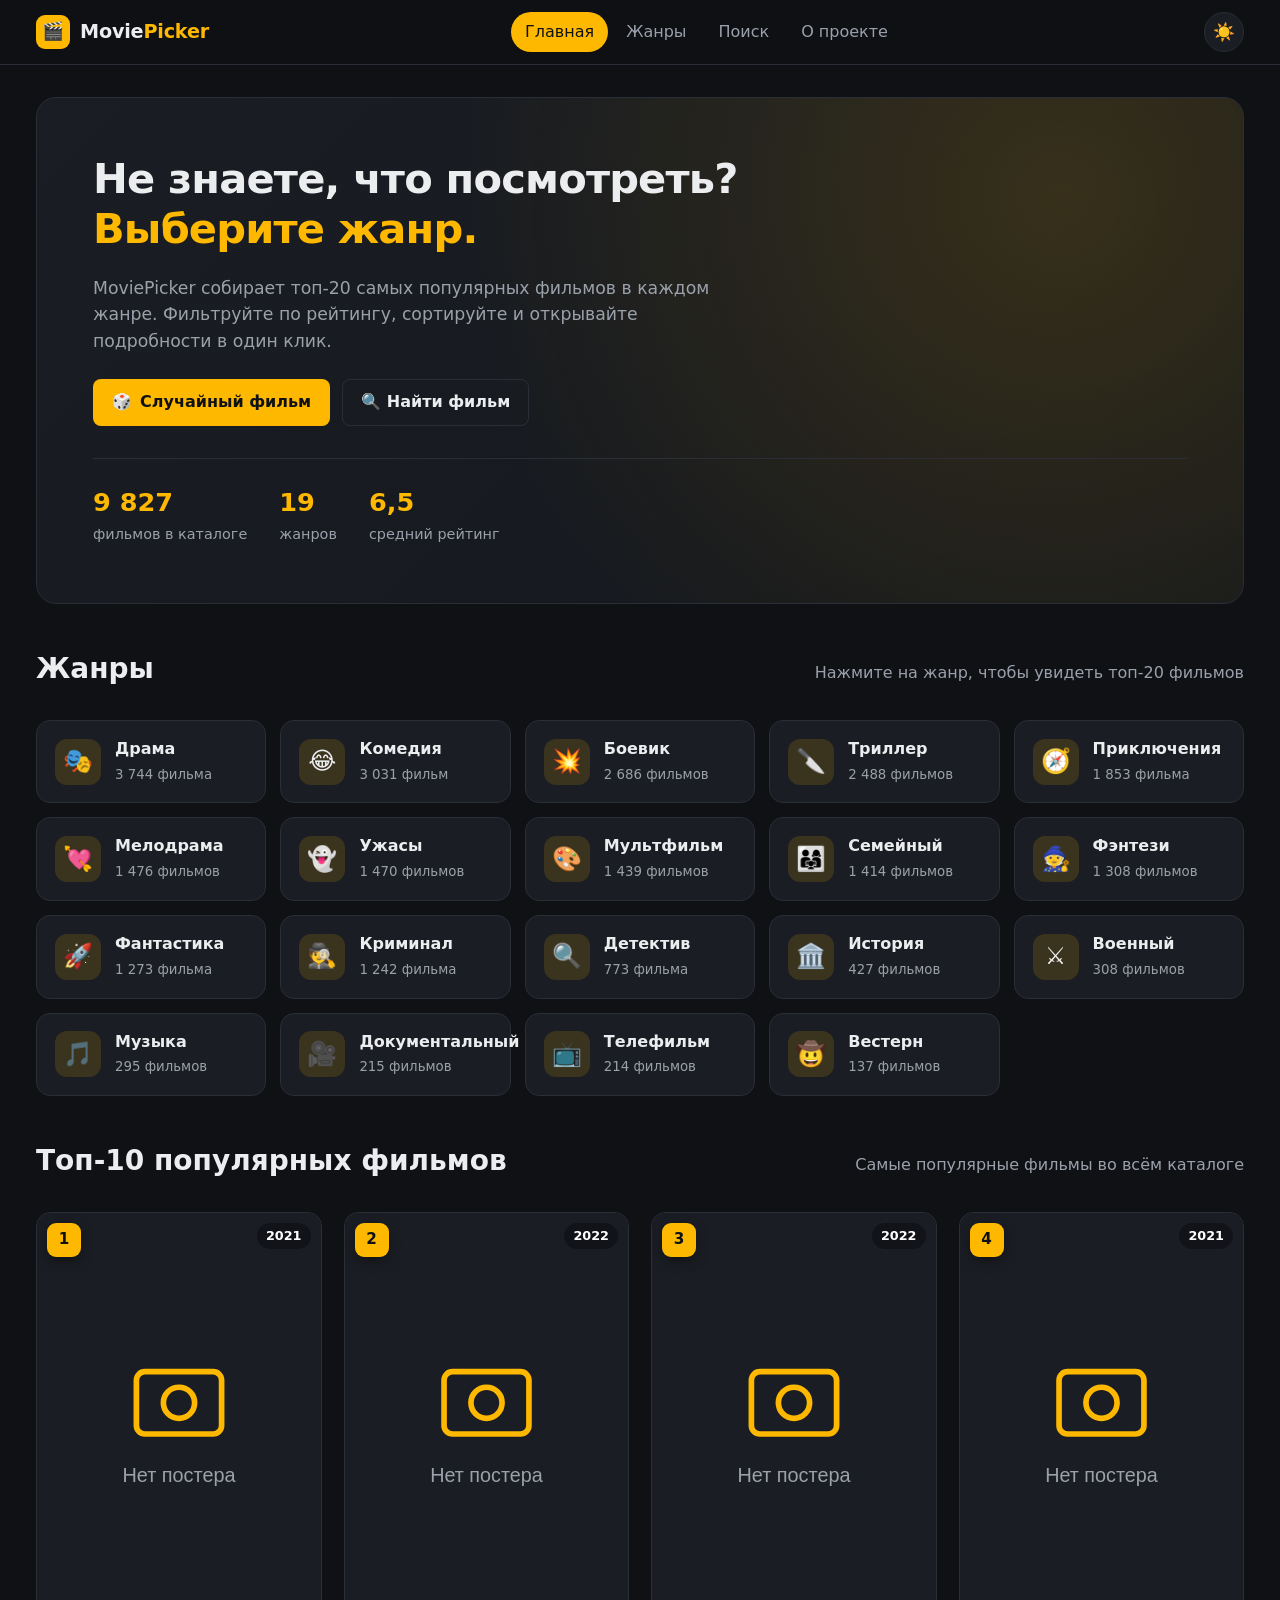
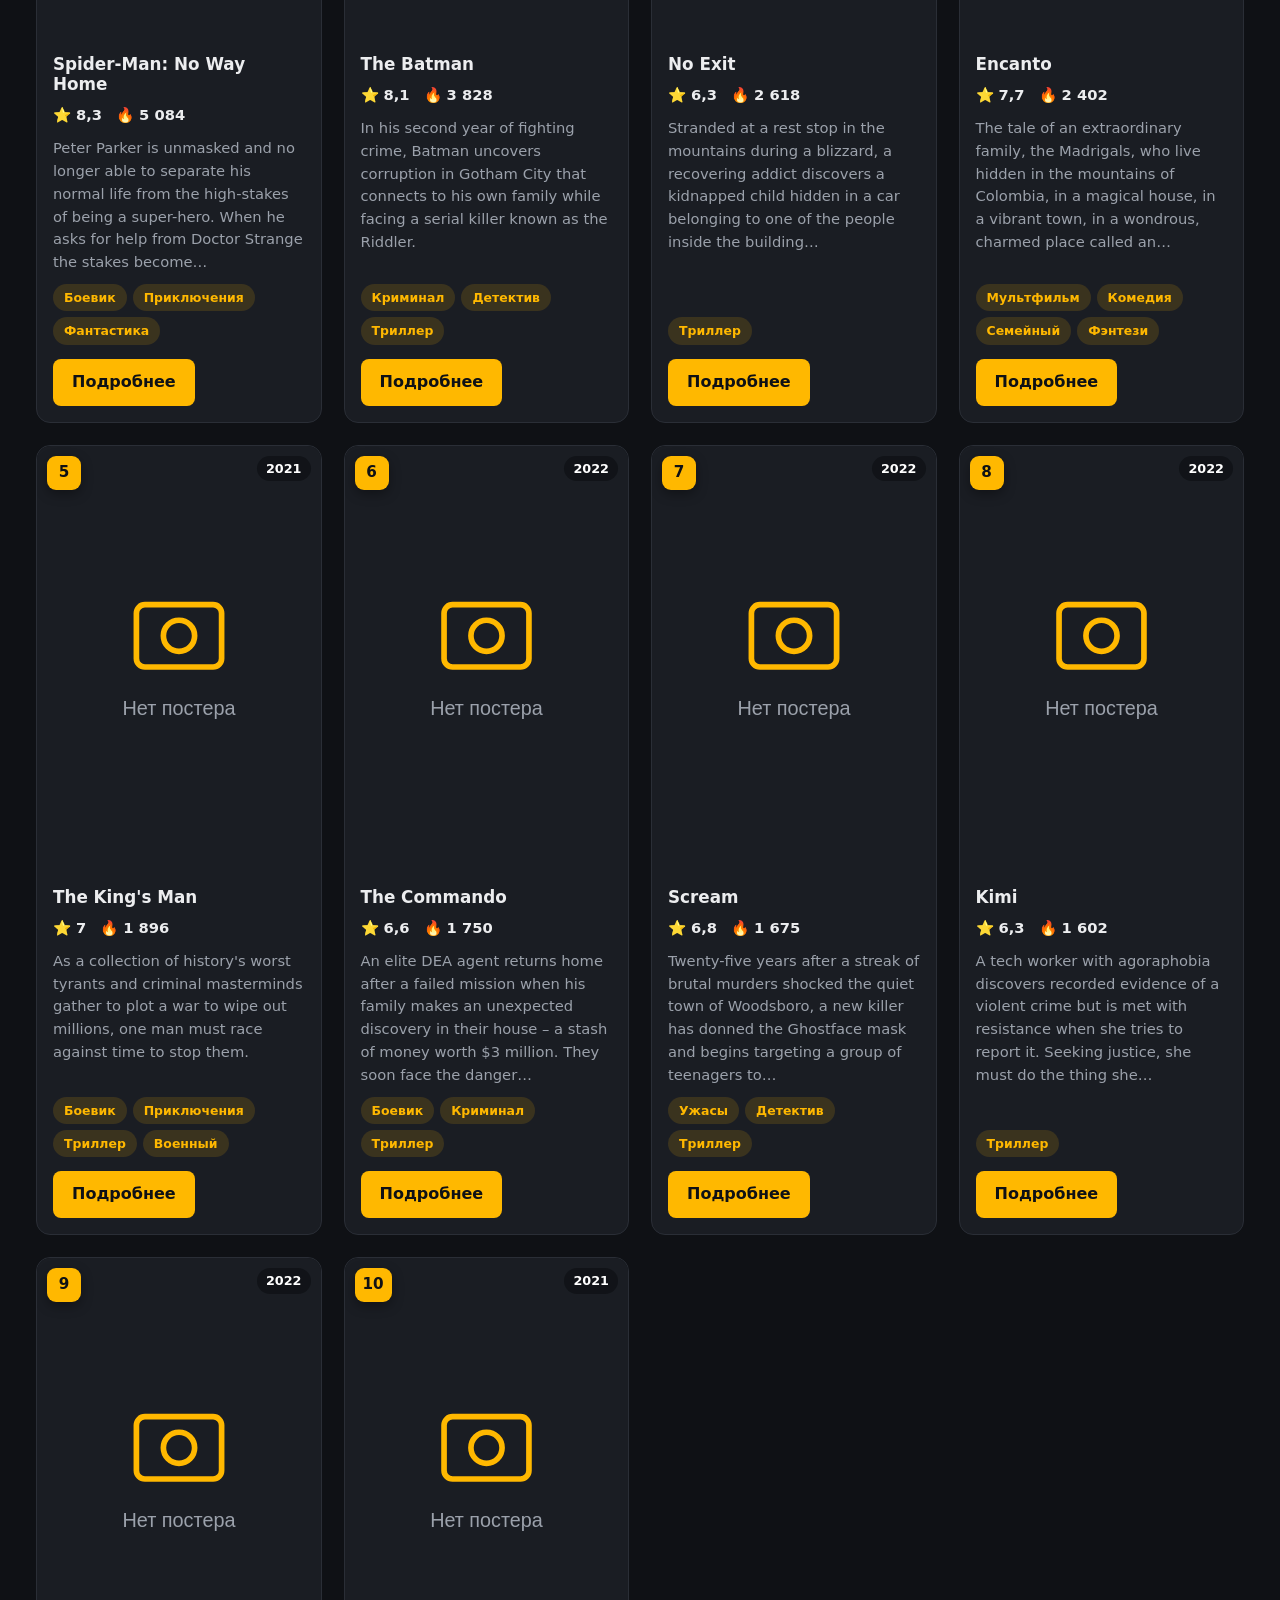
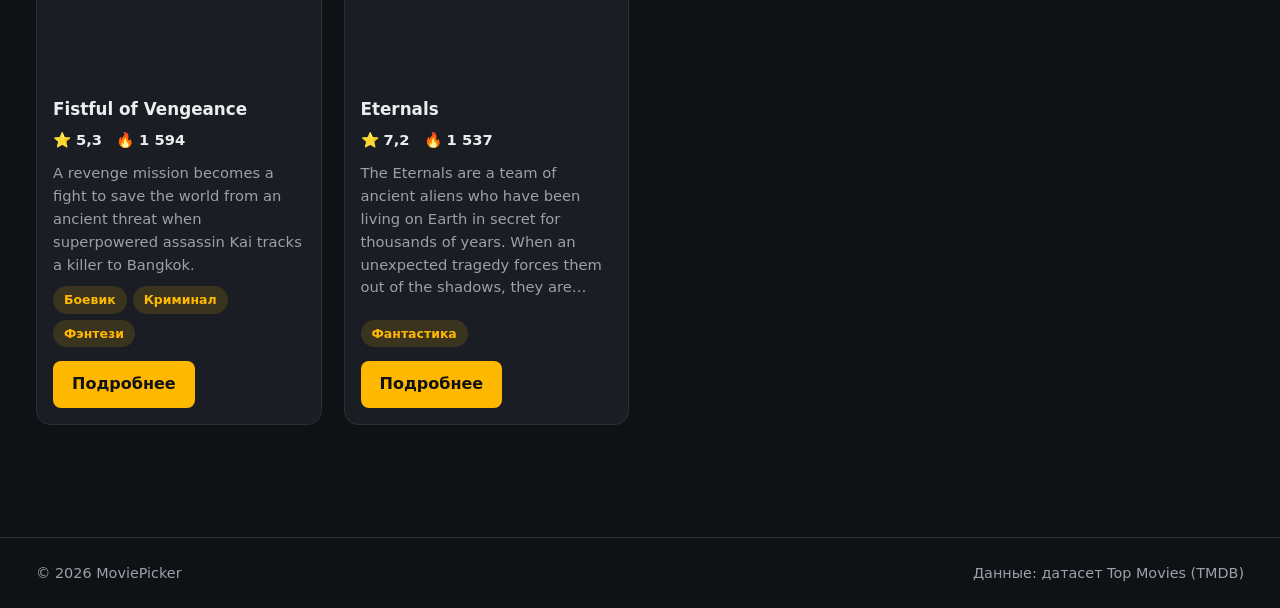
<file: index.html>
<!DOCTYPE html>
<html lang="ru">
<head>
  <meta charset="UTF-8">
  <meta name="viewport" content="width=device-width, initial-scale=1">
  <title>MoviePicker — подбор фильмов по жанрам</title>
  <meta name="description" content="MoviePicker — каталог фильмов: топ-20 по каждому жанру, поиск, фильтры по рейтингу и сортировка.">
  <link rel="icon" href="data:image/svg+xml,<svg xmlns='http://www.w3.org/2000/svg' viewBox='0 0 100 100'><text y='.9em' font-size='90'>🎬</text></svg>">
  <!-- Тему выставляем до отрисовки, чтобы не было «мигания» -->
  <script>
    try { var t = localStorage.getItem("moviepicker-theme"); if (t) document.documentElement.dataset.theme = t; } catch (e) {}
  </script>
  <link rel="stylesheet" href="css/style.css">
  <link rel="stylesheet" href="css/animations.css">
  <script src="js/data-loader.js" defer></script>
  <script src="js/common.js" defer></script>
  <script src="js/modal.js" defer></script>
  <script src="js/main.js" defer></script>
</head>
<body>
  <a class="skip-link" href="#content">Перейти к содержимому</a>

  <header class="site-header">
    <div class="container">
      <a class="logo" href="index.html" aria-label="MoviePicker — на главную">
        <span class="logo-mark" aria-hidden="true">🎬</span>
        <span>Movie<span class="accent">Picker</span></span>
      </a>
      <nav class="main-nav" id="main-nav" aria-label="Основная навигация">
        <ul>
          <li><a href="index.html" aria-current="page">Главная</a></li>
          <li><a href="index.html#genres">Жанры</a></li>
          <li><a href="search.html">Поиск</a></li>
          <li><a href="about.html">О проекте</a></li>
        </ul>
      </nav>
      <div class="header-actions">
        <button type="button" class="icon-button" data-theme-toggle aria-label="Переключить тему">☀️</button>
        <button type="button" class="icon-button menu-toggle" data-menu-toggle aria-controls="main-nav" aria-expanded="false" aria-label="Открыть меню">☰</button>
      </div>
    </div>
  </header>

  <main id="content">
    <div class="container">

      <!-- Приветственный блок -->
      <section class="hero fade-in-up" aria-labelledby="hero-title">
        <h1 id="hero-title">Не знаете, что посмотреть?<br><span class="accent">Выберите жанр.</span></h1>
        <p>MoviePicker собирает топ-20 самых популярных фильмов в каждом жанре. Фильтруйте по рейтингу, сортируйте и открывайте подробности в один клик.</p>
        <div class="hero-actions">
          <button type="button" class="button button-primary" id="random-movie" disabled>
            <span class="dice" aria-hidden="true">🎲</span> Случайный фильм
          </button>
          <a class="button button-secondary" href="search.html">🔍 Найти фильм</a>
        </div>
        <div class="hero-stats" aria-live="polite">
          <div><strong id="stat-movies">—</strong><span>фильмов в каталоге</span></div>
          <div><strong id="stat-genres">—</strong><span>жанров</span></div>
          <div><strong id="stat-rating">—</strong><span>средний рейтинг</span></div>
        </div>
      </section>

      <!-- Жанры -->
      <section class="section" id="genres" aria-labelledby="genres-title">
        <div class="section-header">
          <h2 id="genres-title">Жанры</h2>
          <p>Нажмите на жанр, чтобы увидеть топ-20 фильмов</p>
        </div>
        <div class="genre-grid" id="genre-grid" aria-busy="true">
          <!-- Плитки жанров вставляются из js/main.js -->
        </div>
      </section>

      <!-- Топ-10 -->
      <section class="section" aria-labelledby="top-title">
        <div class="section-header">
          <h2 id="top-title">Топ-10 популярных фильмов</h2>
          <p>Самые популярные фильмы во всём каталоге</p>
        </div>
        <div class="movie-grid" id="top-grid" aria-busy="true">
          <!-- Карточки вставляются из js/main.js -->
        </div>
      </section>

    </div>
  </main>

  <footer class="site-footer">
    <div class="container">
      <span>© <span data-current-year></span> MoviePicker</span>
      <span>Данные: датасет Top Movies (TMDB)</span>
    </div>
  </footer>
</body>
</html>
</file>
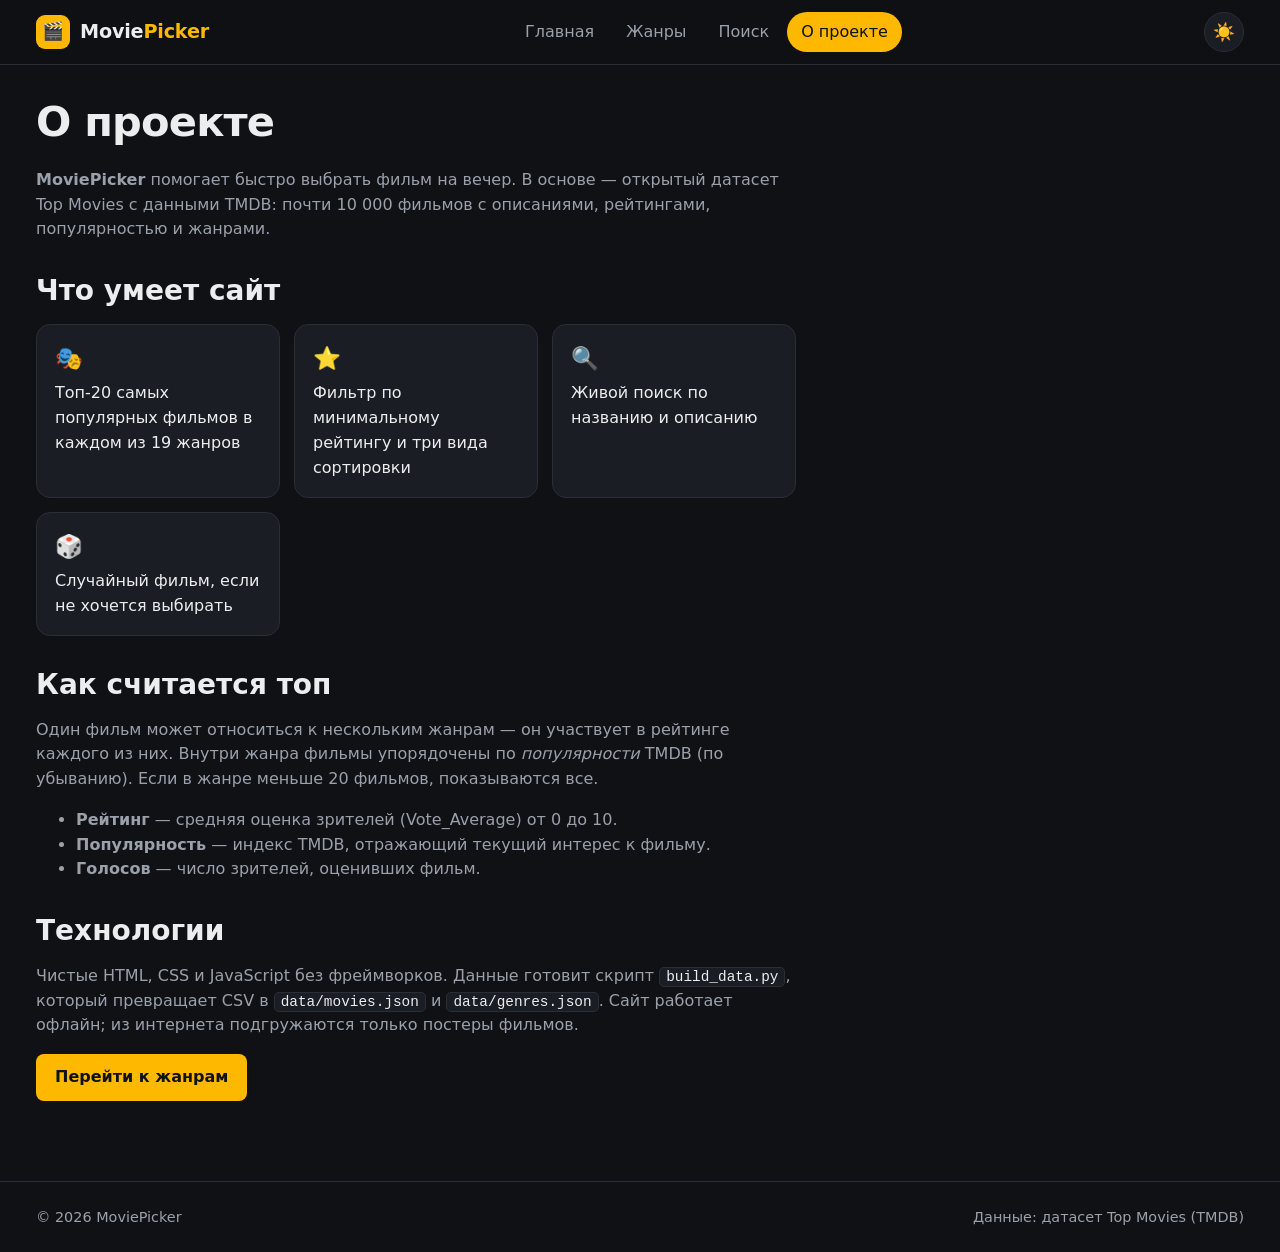
<file: about.html>
<!DOCTYPE html>
<html lang="ru">
<head>
  <meta charset="UTF-8">
  <meta name="viewport" content="width=device-width, initial-scale=1">
  <title>О проекте — MoviePicker</title>
  <meta name="description" content="О проекте MoviePicker: как устроен каталог фильмов.">
  <link rel="icon" href="data:image/svg+xml,<svg xmlns='http://www.w3.org/2000/svg' viewBox='0 0 100 100'><text y='.9em' font-size='90'>🎬</text></svg>">
  <script>
    try { var t = localStorage.getItem("moviepicker-theme"); if (t) document.documentElement.dataset.theme = t; } catch (e) {}
  </script>
  <link rel="stylesheet" href="css/style.css">
  <link rel="stylesheet" href="css/animations.css">
  <script src="js/data-loader.js" defer></script>
  <script src="js/common.js" defer></script>
</head>
<body>
  <a class="skip-link" href="#content">Перейти к содержимому</a>

  <header class="site-header">
    <div class="container">
      <a class="logo" href="index.html" aria-label="MoviePicker — на главную">
        <span class="logo-mark" aria-hidden="true">🎬</span>
        <span>Movie<span class="accent">Picker</span></span>
      </a>
      <nav class="main-nav" id="main-nav" aria-label="Основная навигация">
        <ul>
          <li><a href="index.html">Главная</a></li>
          <li><a href="index.html#genres">Жанры</a></li>
          <li><a href="search.html">Поиск</a></li>
          <li><a href="about.html" aria-current="page">О проекте</a></li>
        </ul>
      </nav>
      <div class="header-actions">
        <button type="button" class="icon-button" data-theme-toggle aria-label="Переключить тему">☀️</button>
        <button type="button" class="icon-button menu-toggle" data-menu-toggle aria-controls="main-nav" aria-expanded="false" aria-label="Открыть меню">☰</button>
      </div>
    </div>
  </header>

  <main id="content">
    <div class="container">
      <article class="prose fade-in-up">
        <h1>О проекте</h1>
        <p><strong>MoviePicker</strong> помогает быстро выбрать фильм на вечер. В основе — открытый датасет Top Movies с данными TMDB: почти 10 000 фильмов с описаниями, рейтингами, популярностью и жанрами.</p>

        <h2>Что умеет сайт</h2>
        <ul class="feature-list">
          <li><span aria-hidden="true">🎭</span>Топ-20 самых популярных фильмов в каждом из 19 жанров</li>
          <li><span aria-hidden="true">⭐</span>Фильтр по минимальному рейтингу и три вида сортировки</li>
          <li><span aria-hidden="true">🔍</span>Живой поиск по названию и описанию</li>
          <li><span aria-hidden="true">🎲</span>Случайный фильм, если не хочется выбирать</li>
        </ul>

        <h2>Как считается топ</h2>
        <p>Один фильм может относиться к нескольким жанрам — он участвует в рейтинге каждого из них. Внутри жанра фильмы упорядочены по <em>популярности</em> TMDB (по убыванию). Если в жанре меньше 20 фильмов, показываются все.</p>
        <ul>
          <li><strong>Рейтинг</strong> — средняя оценка зрителей (Vote_Average) от 0 до 10.</li>
          <li><strong>Популярность</strong> — индекс TMDB, отражающий текущий интерес к фильму.</li>
          <li><strong>Голосов</strong> — число зрителей, оценивших фильм.</li>
        </ul>

        <h2>Технологии</h2>
        <p>Чистые HTML, CSS и JavaScript без фреймворков. Данные готовит скрипт <code>build_data.py</code>, который превращает CSV в <code>data/movies.json</code> и <code>data/genres.json</code>. Сайт работает офлайн; из интернета подгружаются только постеры фильмов.</p>

        <p><a class="button button-primary" href="index.html#genres">Перейти к жанрам</a></p>
      </article>
    </div>
  </main>

  <footer class="site-footer">
    <div class="container">
      <span>© <span data-current-year></span> MoviePicker</span>
      <span>Данные: датасет Top Movies (TMDB)</span>
    </div>
  </footer>
</body>
</html>
</file>
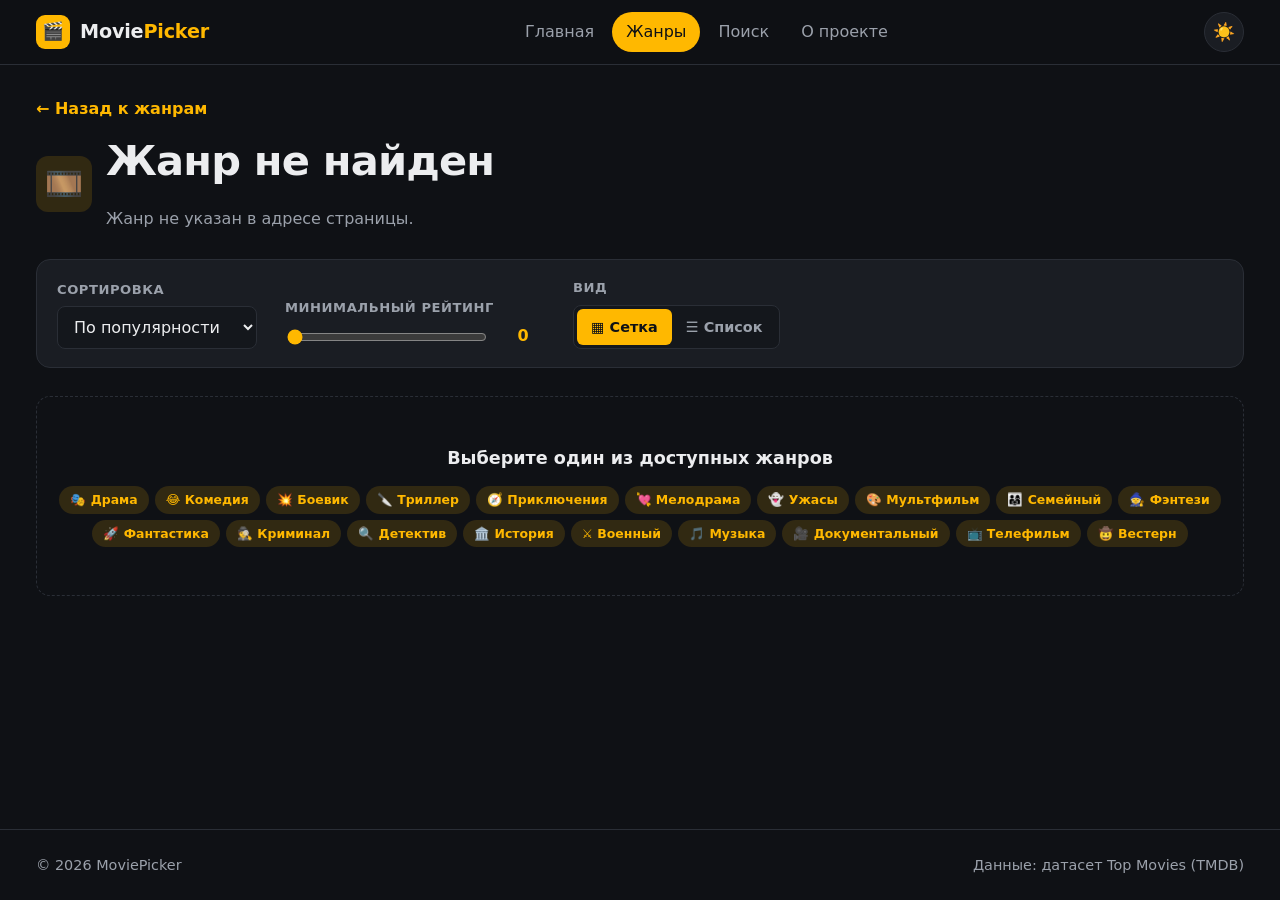
<file: genre.html>
<!DOCTYPE html>
<html lang="ru">
<head>
  <meta charset="UTF-8">
  <meta name="viewport" content="width=device-width, initial-scale=1">
  <title>Жанр — MoviePicker</title>
  <meta name="description" content="Топ-20 самых популярных фильмов выбранного жанра.">
  <link rel="icon" href="data:image/svg+xml,<svg xmlns='http://www.w3.org/2000/svg' viewBox='0 0 100 100'><text y='.9em' font-size='90'>🎬</text></svg>">
  <script>
    try { var t = localStorage.getItem("moviepicker-theme"); if (t) document.documentElement.dataset.theme = t; } catch (e) {}
  </script>
  <link rel="stylesheet" href="css/style.css">
  <link rel="stylesheet" href="css/animations.css">
  <script src="js/data-loader.js" defer></script>
  <script src="js/common.js" defer></script>
  <script src="js/modal.js" defer></script>
  <script src="js/genre.js" defer></script>
</head>
<body>
  <a class="skip-link" href="#content">Перейти к содержимому</a>

  <header class="site-header">
    <div class="container">
      <a class="logo" href="index.html" aria-label="MoviePicker — на главную">
        <span class="logo-mark" aria-hidden="true">🎬</span>
        <span>Movie<span class="accent">Picker</span></span>
      </a>
      <nav class="main-nav" id="main-nav" aria-label="Основная навигация">
        <ul>
          <li><a href="index.html">Главная</a></li>
          <li><a href="index.html#genres" aria-current="page">Жанры</a></li>
          <li><a href="search.html">Поиск</a></li>
          <li><a href="about.html">О проекте</a></li>
        </ul>
      </nav>
      <div class="header-actions">
        <button type="button" class="icon-button" data-theme-toggle aria-label="Переключить тему">☀️</button>
        <button type="button" class="icon-button menu-toggle" data-menu-toggle aria-controls="main-nav" aria-expanded="false" aria-label="Открыть меню">☰</button>
      </div>
    </div>
  </header>

  <main id="content">
    <div class="container">

      <header class="page-header fade-in-up">
        <a class="back-link" href="index.html#genres">← Назад к жанрам</a>
        <div class="page-title">
          <span class="genre-emoji" id="genre-emoji" aria-hidden="true">🎞️</span>
          <div>
            <h1 id="genre-title">Загрузка…</h1>
            <p class="page-subtitle" id="genre-subtitle">Топ-20 фильмов в жанре</p>
          </div>
        </div>
      </header>

      <!-- Панель управления -->
      <section class="toolbar" aria-label="Настройки отображения">
        <div class="control">
          <label for="sort-select">Сортировка</label>
          <select id="sort-select" class="select">
            <option value="popularity">По популярности</option>
            <option value="rating">По рейтингу</option>
            <option value="date">По дате</option>
          </select>
        </div>

        <div class="control">
          <label for="rating-range">Минимальный рейтинг</label>
          <div class="range-row">
            <input type="range" id="rating-range" min="0" max="10" step="0.5" value="0"
                   aria-describedby="rating-value">
            <output id="rating-value" class="range-value" for="rating-range">0</output>
          </div>
        </div>

        <div class="control">
          <span class="control-label" id="view-label">Вид</span>
          <div class="view-toggle" role="group" aria-labelledby="view-label">
            <button type="button" data-view="grid" aria-pressed="true">▦ Сетка</button>
            <button type="button" data-view="list" aria-pressed="false">☰ Список</button>
          </div>
        </div>

        <p class="toolbar-info" id="result-info" aria-live="polite"></p>
      </section>

      <h2 class="visually-hidden" id="list-title">Топ-20 фильмов в жанре</h2>
      <div class="movie-grid" id="movie-grid" aria-labelledby="list-title" aria-busy="true">
        <!-- Карточки вставляются из js/genre.js -->
      </div>

    </div>
  </main>

  <footer class="site-footer">
    <div class="container">
      <span>© <span data-current-year></span> MoviePicker</span>
      <span>Данные: датасет Top Movies (TMDB)</span>
    </div>
  </footer>
</body>
</html>
</file>
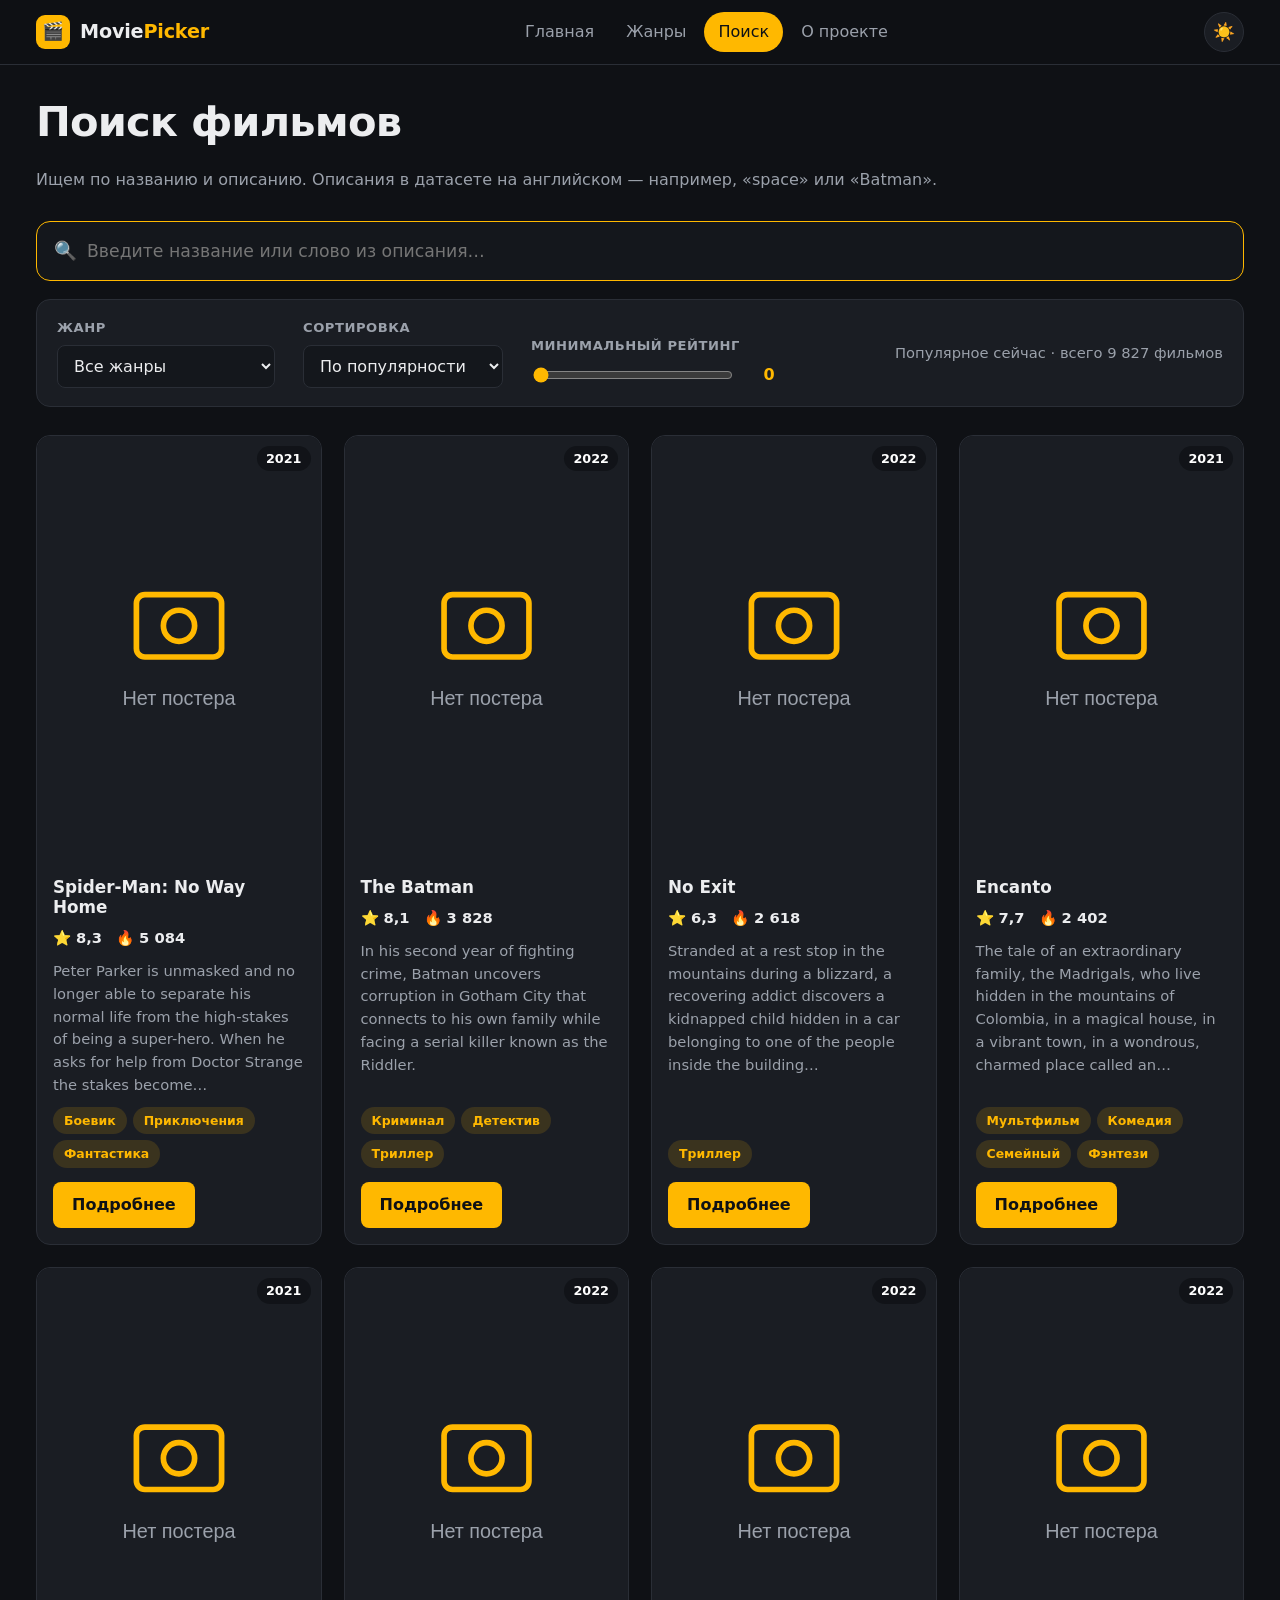
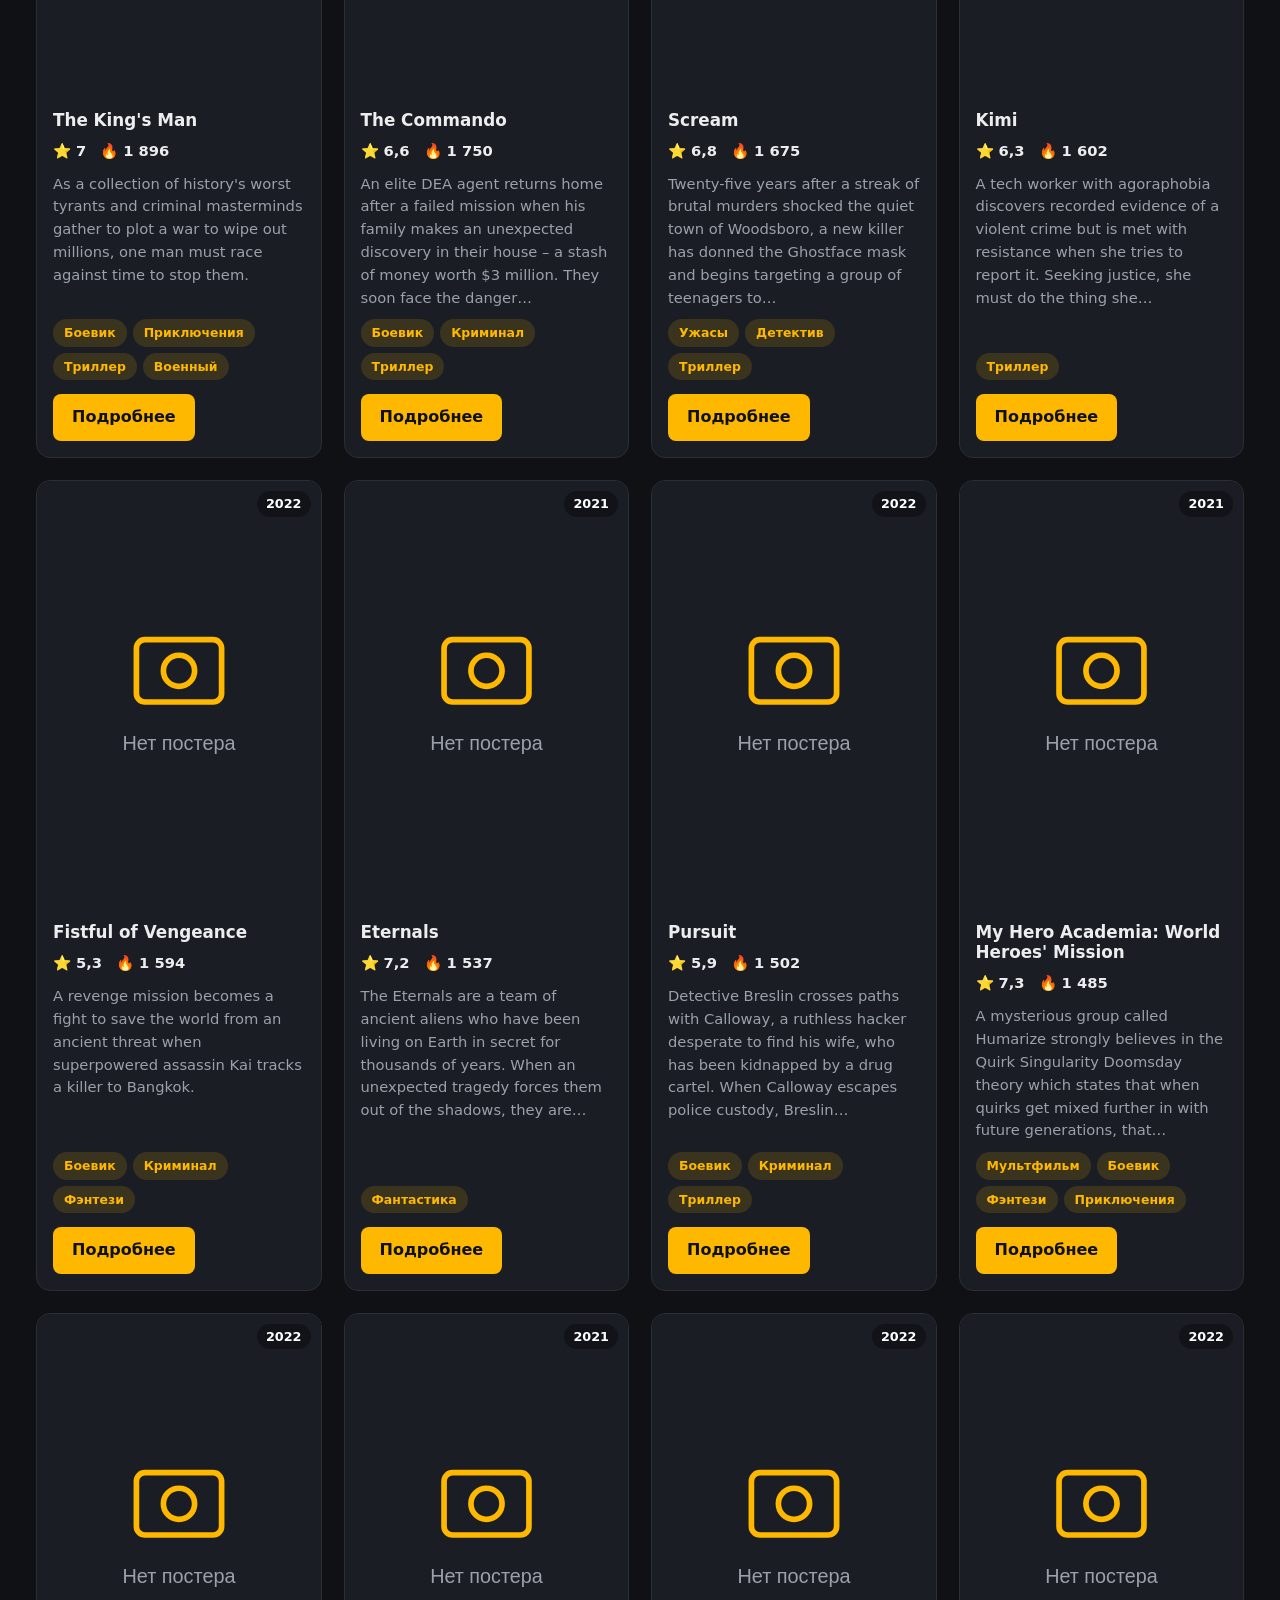
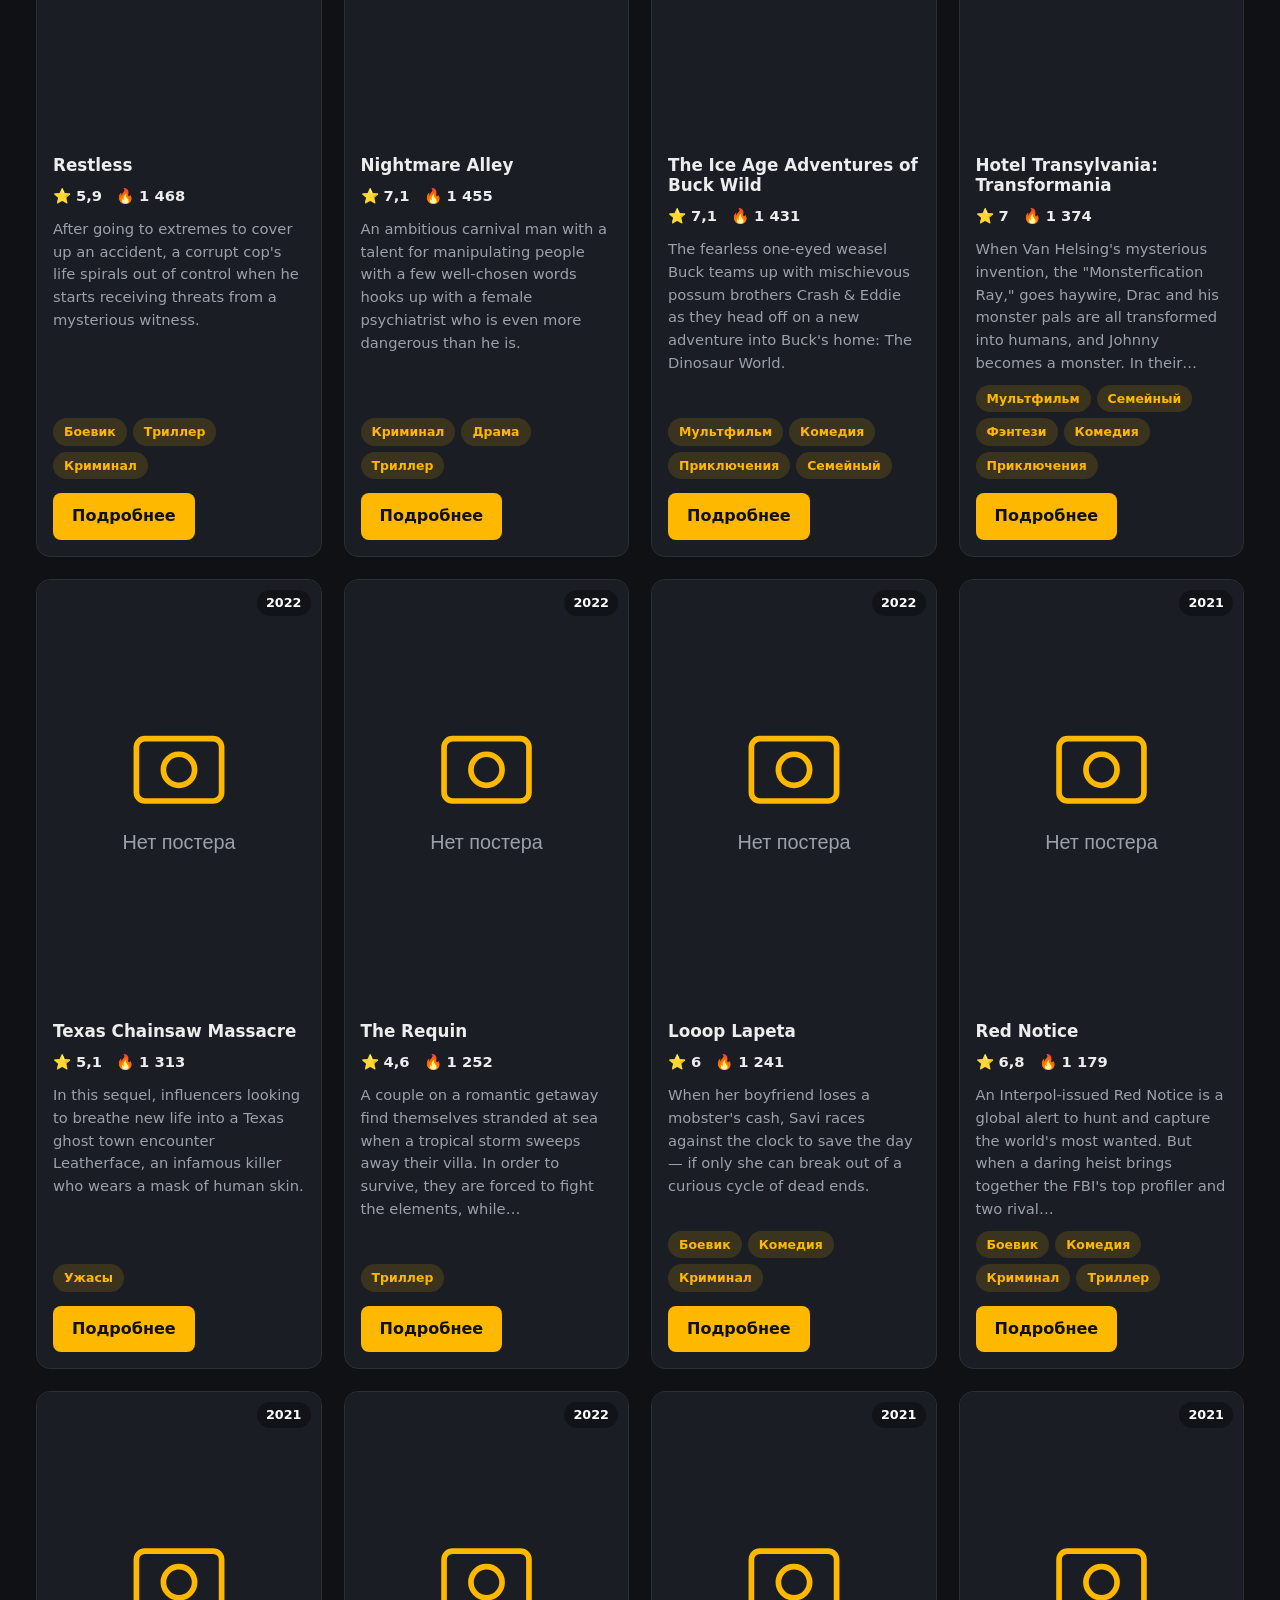
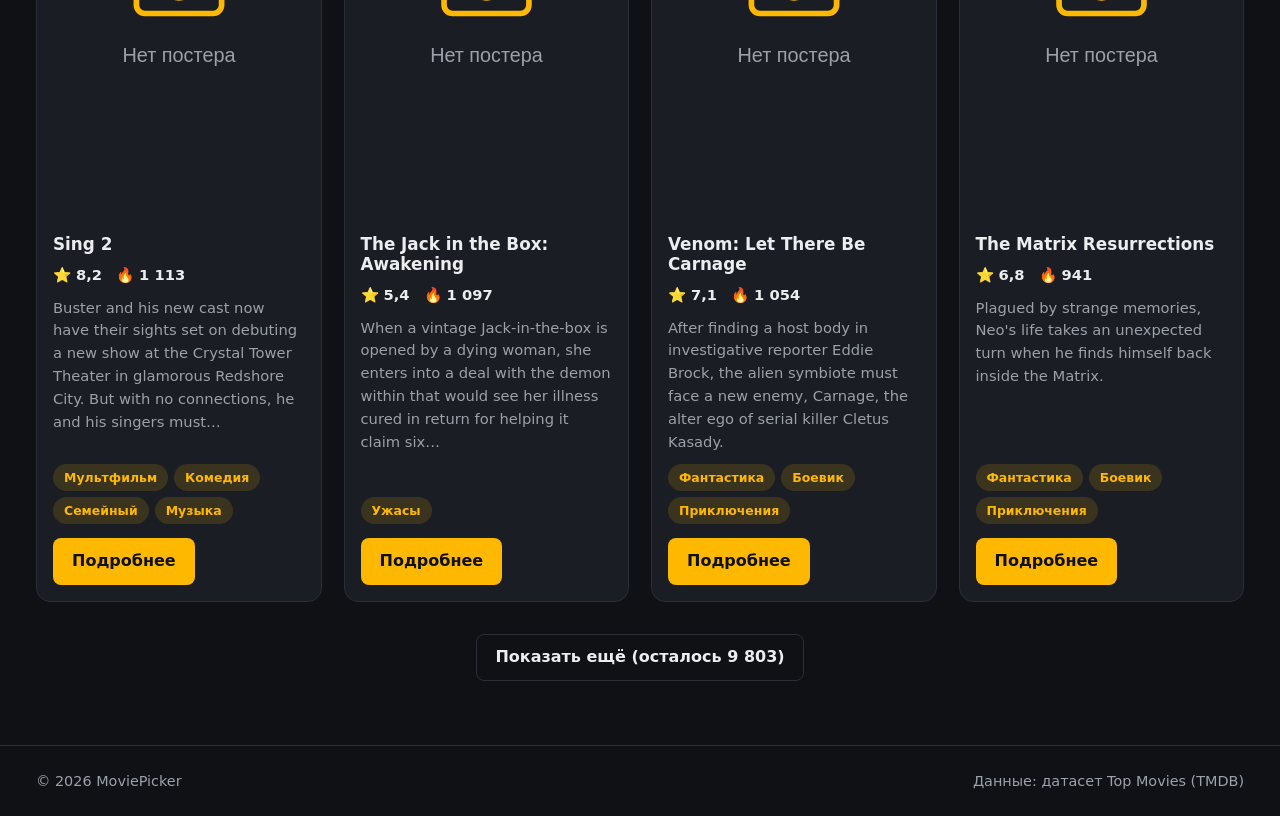
<file: search.html>
<!DOCTYPE html>
<html lang="ru">
<head>
  <meta charset="UTF-8">
  <meta name="viewport" content="width=device-width, initial-scale=1">
  <title>Поиск фильмов — MoviePicker</title>
  <meta name="description" content="Поиск фильмов по названию и описанию.">
  <link rel="icon" href="data:image/svg+xml,<svg xmlns='http://www.w3.org/2000/svg' viewBox='0 0 100 100'><text y='.9em' font-size='90'>🎬</text></svg>">
  <script>
    try { var t = localStorage.getItem("moviepicker-theme"); if (t) document.documentElement.dataset.theme = t; } catch (e) {}
  </script>
  <link rel="stylesheet" href="css/style.css">
  <link rel="stylesheet" href="css/animations.css">
  <script src="js/data-loader.js" defer></script>
  <script src="js/common.js" defer></script>
  <script src="js/modal.js" defer></script>
  <script src="js/search.js" defer></script>
</head>
<body>
  <a class="skip-link" href="#content">Перейти к содержимому</a>

  <header class="site-header">
    <div class="container">
      <a class="logo" href="index.html" aria-label="MoviePicker — на главную">
        <span class="logo-mark" aria-hidden="true">🎬</span>
        <span>Movie<span class="accent">Picker</span></span>
      </a>
      <nav class="main-nav" id="main-nav" aria-label="Основная навигация">
        <ul>
          <li><a href="index.html">Главная</a></li>
          <li><a href="index.html#genres">Жанры</a></li>
          <li><a href="search.html" aria-current="page">Поиск</a></li>
          <li><a href="about.html">О проекте</a></li>
        </ul>
      </nav>
      <div class="header-actions">
        <button type="button" class="icon-button" data-theme-toggle aria-label="Переключить тему">☀️</button>
        <button type="button" class="icon-button menu-toggle" data-menu-toggle aria-controls="main-nav" aria-expanded="false" aria-label="Открыть меню">☰</button>
      </div>
    </div>
  </header>

  <main id="content">
    <div class="container">

      <header class="page-header fade-in-up">
        <h1>Поиск фильмов</h1>
        <p class="page-subtitle">Ищем по названию и описанию. Описания в датасете на английском — например, «space» или «Batman».</p>
      </header>

      <form class="search-box" role="search" id="search-form" autocomplete="off">
        <label for="search-input" class="visually-hidden">Название или описание фильма</label>
        <span class="search-icon" aria-hidden="true">🔍</span>
        <input type="search" id="search-input" class="input"
               placeholder="Введите название или слово из описания…"
               aria-describedby="search-info">
      </form>

      <section class="toolbar" aria-label="Фильтры поиска">
        <div class="control">
          <label for="genre-filter">Жанр</label>
          <select id="genre-filter" class="select">
            <option value="">Все жанры</option>
          </select>
        </div>
        <div class="control">
          <label for="sort-select">Сортировка</label>
          <select id="sort-select" class="select">
            <option value="popularity">По популярности</option>
            <option value="rating">По рейтингу</option>
            <option value="date">По дате</option>
          </select>
        </div>
        <div class="control">
          <label for="rating-range">Минимальный рейтинг</label>
          <div class="range-row">
            <input type="range" id="rating-range" min="0" max="10" step="0.5" value="0">
            <output id="rating-value" class="range-value" for="rating-range">0</output>
          </div>
        </div>
        <p class="toolbar-info" id="search-info" aria-live="polite"></p>
      </section>

      <h2 class="visually-hidden">Результаты поиска</h2>
      <div class="movie-grid" id="results" aria-busy="true">
        <!-- Результаты вставляются из js/search.js -->
      </div>

      <div class="load-more">
        <button type="button" class="button button-secondary" id="load-more" hidden>Показать ещё</button>
      </div>

    </div>
  </main>

  <footer class="site-footer">
    <div class="container">
      <span>© <span data-current-year></span> MoviePicker</span>
      <span>Данные: датасет Top Movies (TMDB)</span>
    </div>
  </footer>
</body>
</html>
</file>
<file: css/style.css>
/* ==========================================================================
   MoviePicker — основные стили
   Тёмная тема по умолчанию, светлая включается атрибутом data-theme="light"
   ========================================================================== */

/* ---------- Цветовые токены ---------- */
:root {
  --bg: #0F1115;
  --bg-elevated: #14171C;
  --card: #1A1D23;
  --card-hover: #20242B;
  --border: #2A2E36;
  --text: #ECEDEF;
  --text-muted: #9BA1AB;
  --accent: #FFB800;
  --accent-text: #0F1115;       /* текст на акцентном фоне */
  --accent-soft: rgba(255, 184, 0, 0.14);
  --danger: #FF6B6B;
  --shadow: 0 12px 32px rgba(0, 0, 0, 0.45);
  --overlay: rgba(5, 6, 8, 0.78);
  --radius: 14px;
  --radius-small: 8px;
  --header-height: 64px;
  --container: 1240px;
  --font: "Inter", system-ui, -apple-system, "Segoe UI", Roboto, Arial, sans-serif;
  color-scheme: dark;
}

[data-theme="light"] {
  --bg: #F5F6F8;
  --bg-elevated: #FFFFFF;
  --card: #FFFFFF;
  --card-hover: #FAFAFB;
  --border: #E1E4E8;
  --text: #16181D;
  --text-muted: #5C636E;
  --accent: #E0A100;
  --accent-text: #16181D;
  --accent-soft: rgba(224, 161, 0, 0.14);
  --shadow: 0 12px 28px rgba(20, 24, 32, 0.12);
  --overlay: rgba(15, 17, 21, 0.55);
  color-scheme: light;
}

/* ---------- Базовые стили ---------- */
*, *::before, *::after { box-sizing: border-box; }

html { scroll-behavior: smooth; }

body {
  margin: 0;
  background: var(--bg);
  color: var(--text);
  font-family: var(--font);
  font-size: 16px;
  line-height: 1.55;
  -webkit-font-smoothing: antialiased;
  min-height: 100vh;
  display: flex;
  flex-direction: column;
  transition: background-color .25s ease, color .25s ease;
}

body.no-scroll { overflow: hidden; }

img { max-width: 100%; display: block; }

a { color: var(--accent); text-decoration: none; }
a:hover { text-decoration: underline; }

h1, h2, h3 { line-height: 1.2; margin: 0 0 .5em; }
h1 { font-size: clamp(1.7rem, 3.5vw, 2.6rem); font-weight: 800; letter-spacing: -0.02em; }
h2 { font-size: clamp(1.3rem, 2.4vw, 1.75rem); font-weight: 700; }
h3 { font-size: 1.05rem; font-weight: 700; }

:focus-visible {
  outline: 2px solid var(--accent);
  outline-offset: 3px;
  border-radius: 4px;
}

.visually-hidden {
  position: absolute !important;
  width: 1px; height: 1px;
  overflow: hidden; clip: rect(0 0 0 0);
  white-space: nowrap; border: 0; padding: 0; margin: -1px;
}

.skip-link {
  position: absolute;
  left: 16px; top: -48px;
  background: var(--accent); color: var(--accent-text);
  padding: 8px 14px; border-radius: var(--radius-small);
  z-index: 200; font-weight: 600;
}
.skip-link:focus { top: 12px; }

.container {
  width: 100%;
  max-width: var(--container);
  margin: 0 auto;
  padding: 0 16px;
}

main { flex: 1; padding: 32px 0 64px; }

.section { margin-bottom: 48px; }
.section-header {
  display: flex; align-items: baseline; justify-content: space-between;
  gap: 16px; flex-wrap: wrap; margin-bottom: 20px;
}
.section-header p { margin: 0; color: var(--text-muted); }

.muted { color: var(--text-muted); }

/* ---------- Шапка ---------- */
.site-header {
  position: sticky; top: 0; z-index: 50;
  background: color-mix(in srgb, var(--bg) 88%, transparent);
  backdrop-filter: blur(10px);
  -webkit-backdrop-filter: blur(10px);
  border-bottom: 1px solid var(--border);
}
.site-header .container {
  height: var(--header-height);
  display: flex; align-items: center; justify-content: space-between; gap: 16px;
}

.logo {
  display: flex; align-items: center; gap: 10px;
  font-weight: 800; font-size: 1.2rem; color: var(--text);
  letter-spacing: -0.01em;
}
.logo:hover { text-decoration: none; }
.logo-mark {
  display: grid; place-items: center;
  width: 34px; height: 34px; border-radius: 9px;
  background: var(--accent); color: var(--accent-text);
  font-size: 1.1rem;
}
.logo span.accent { color: var(--accent); }

.main-nav ul {
  list-style: none; margin: 0; padding: 0;
  display: flex; gap: 4px;
}
.main-nav a {
  display: block; padding: 8px 14px; border-radius: 999px;
  color: var(--text-muted); font-weight: 500;
  transition: color .2s, background-color .2s;
}
.main-nav a:hover { color: var(--text); background: var(--card); text-decoration: none; }
.main-nav a[aria-current="page"] { color: var(--accent-text); background: var(--accent); }

.header-actions { display: flex; align-items: center; gap: 8px; }

.icon-button {
  display: inline-grid; place-items: center;
  width: 40px; height: 40px; border-radius: 50%;
  border: 1px solid var(--border); background: var(--card);
  color: var(--text); font-size: 1.1rem; cursor: pointer;
  transition: border-color .2s, transform .2s;
}
.icon-button:hover { border-color: var(--accent); }

.menu-toggle { display: none; }

/* ---------- Кнопки ---------- */
.button {
  display: inline-flex; align-items: center; justify-content: center; gap: 8px;
  padding: 10px 18px; border-radius: var(--radius-small);
  border: 1px solid transparent;
  font: inherit; font-weight: 600; cursor: pointer;
  transition: background-color .2s, border-color .2s, transform .15s, color .2s;
}
.button:active { transform: translateY(1px); }
.button:hover { text-decoration: none; }
.button-primary { background: var(--accent); color: var(--accent-text); }
.button-primary:hover { filter: brightness(1.08); }
.button-secondary { background: transparent; color: var(--text); border-color: var(--border); }
.button-secondary:hover { border-color: var(--accent); color: var(--accent); }

/* ---------- Герой-блок главной ---------- */
.hero {
  position: relative; overflow: hidden;
  border-radius: calc(var(--radius) + 6px);
  background:
    radial-gradient(circle at 85% 20%, var(--accent-soft), transparent 55%),
    linear-gradient(135deg, var(--card), var(--bg-elevated));
  border: 1px solid var(--border);
  padding: clamp(28px, 5vw, 56px);
  margin-bottom: 48px;
}
.hero p { color: var(--text-muted); max-width: 620px; font-size: 1.08rem; margin: 0 0 24px; }
.hero h1 .accent { color: var(--accent); }
.hero-actions { display: flex; gap: 12px; flex-wrap: wrap; }
.hero-stats {
  display: flex; gap: 32px; flex-wrap: wrap;
  margin-top: 32px; padding-top: 24px; border-top: 1px solid var(--border);
}
.hero-stats strong { display: block; font-size: 1.6rem; color: var(--accent); }
.hero-stats span { color: var(--text-muted); font-size: .9rem; }

/* ---------- Плитки жанров ---------- */
.genre-grid {
  display: grid;
  grid-template-columns: repeat(auto-fill, minmax(190px, 1fr));
  gap: 14px;
}
.genre-tile {
  display: flex; align-items: center; gap: 14px;
  padding: 16px 18px;
  background: var(--card);
  border: 1px solid var(--border);
  border-radius: var(--radius);
  color: var(--text);
  transition: transform .2s ease, border-color .2s ease, box-shadow .2s ease;
}
.genre-tile:hover {
  text-decoration: none;
  transform: translateY(-3px);
  border-color: var(--accent);
  box-shadow: var(--shadow);
}
.genre-emoji {
  display: grid; place-items: center;
  width: 46px; height: 46px; flex-shrink: 0;
  border-radius: 12px; background: var(--accent-soft);
  font-size: 1.5rem;
}
.genre-tile strong { display: block; font-size: 1rem; }
.genre-tile small { color: var(--text-muted); }

/* ---------- Сетка карточек фильмов ---------- */
.movie-grid {
  display: grid;
  grid-template-columns: repeat(4, minmax(0, 1fr));
  gap: 22px;
}

.movie-card {
  position: relative;
  display: flex; flex-direction: column;
  background: var(--card);
  border: 1px solid var(--border);
  border-radius: var(--radius);
  overflow: visible;
  transition: transform .25s ease, box-shadow .25s ease, border-color .25s ease;
}
.movie-card:hover,
.movie-card:focus-within {
  transform: scale(1.03);
  box-shadow: var(--shadow), 0 0 0 1px var(--accent);
  border-color: var(--accent);
  z-index: 2;
}

.movie-poster {
  position: relative;
  aspect-ratio: 2 / 3;
  background: var(--bg-elevated);
  border-radius: var(--radius) var(--radius) 0 0;
  overflow: hidden;
}
.movie-poster img {
  width: 100%; height: 100%; object-fit: cover;
}
.movie-rank {
  position: absolute; top: 10px; left: 10px;
  min-width: 34px; height: 34px; padding: 0 8px;
  display: grid; place-items: center;
  background: var(--accent); color: var(--accent-text);
  border-radius: 9px; font-weight: 800; font-size: .95rem;
  box-shadow: 0 4px 12px rgba(0,0,0,.35);
}
.movie-year {
  position: absolute; top: 10px; right: 10px;
  padding: 3px 9px; border-radius: 999px;
  background: rgba(15, 17, 21, .78); color: #fff;
  font-size: .8rem; font-weight: 600;
}

.movie-body {
  display: flex; flex-direction: column; gap: 10px;
  padding: 16px; flex: 1;
}
.movie-title { margin: 0; font-size: 1.05rem; }

.movie-meta { display: flex; flex-wrap: wrap; gap: 8px 14px; font-size: .92rem; }
.meta-item { display: inline-flex; align-items: center; gap: 5px; font-weight: 600; }
.meta-item .meta-value { font-variant-numeric: tabular-nums; }

.movie-overview {
  margin: 0; color: var(--text-muted); font-size: .92rem;
  flex: 1;
}

.movie-genres { display: flex; flex-wrap: wrap; gap: 6px; }
.chip {
  display: inline-block; padding: 3px 10px;
  border-radius: 999px; font-size: .78rem; font-weight: 600;
  background: var(--accent-soft); color: var(--accent);
  border: 1px solid transparent;
}
a.chip:hover { border-color: var(--accent); text-decoration: none; }

.movie-card .button { align-self: flex-start; margin-top: 4px; }

/* ---------- Режим «список» ---------- */
.movie-grid.is-list { grid-template-columns: 1fr; gap: 14px; }
.movie-grid.is-list .movie-card { flex-direction: row; }
.movie-grid.is-list .movie-card:hover,
.movie-grid.is-list .movie-card:focus-within { transform: scale(1.01); }
.movie-grid.is-list .movie-poster {
  width: 130px; flex-shrink: 0; aspect-ratio: 2 / 3;
  align-self: flex-start; /* иначе постер растягивается на всю высоту карточки */
  margin: 12px 0 12px 12px;
  border-radius: var(--radius-small);
}
.movie-grid.is-list .movie-year { display: none; } /* в узком постере год показываем только в сетке */
.movie-grid.is-list .movie-body { padding: 18px 20px; }

/* ---------- Тултипы ---------- */
[data-tooltip] { position: relative; cursor: help; }
[data-tooltip]::after {
  content: attr(data-tooltip);
  position: absolute; left: 50%; bottom: calc(100% + 10px);
  transform: translate(-50%, 4px);
  width: max-content; max-width: 230px;
  padding: 8px 11px; border-radius: var(--radius-small);
  background: var(--text); color: var(--bg);
  font-size: .78rem; font-weight: 500; line-height: 1.4; text-align: left;
  white-space: normal;
  opacity: 0; pointer-events: none;
  transition: opacity .18s ease, transform .18s ease;
  z-index: 20;
  box-shadow: 0 6px 18px rgba(0,0,0,.3);
}
[data-tooltip]:hover::after,
[data-tooltip]:focus-visible::after {
  opacity: 1; transform: translate(-50%, 0);
}

/* ---------- Панель управления (страница жанра / поиск) ---------- */
.page-header { margin-bottom: 28px; }
.page-header .back-link {
  display: inline-flex; align-items: center; gap: 6px;
  margin-bottom: 14px; font-weight: 600;
}
.page-title { display: flex; align-items: center; gap: 14px; flex-wrap: wrap; }
.page-title .genre-emoji { width: 56px; height: 56px; font-size: 1.9rem; }
.page-subtitle { color: var(--text-muted); margin: 0; }

.toolbar {
  display: flex; flex-wrap: wrap; align-items: flex-end; gap: 18px 28px;
  padding: 18px 20px; margin-bottom: 28px;
  background: var(--card);
  border: 1px solid var(--border);
  border-radius: var(--radius);
}
.control { display: flex; flex-direction: column; gap: 6px; }
.control label, .control .control-label {
  font-size: .82rem; font-weight: 600; color: var(--text-muted);
  text-transform: uppercase; letter-spacing: .04em;
}

.select, .input {
  font: inherit; color: var(--text);
  background: var(--bg-elevated);
  border: 1px solid var(--border);
  border-radius: var(--radius-small);
  padding: 10px 12px; min-width: 200px;
  transition: border-color .2s;
}
.select:hover, .input:hover, .select:focus, .input:focus { border-color: var(--accent); outline: none; }

.range-row { display: flex; align-items: center; gap: 12px; }
.range-value {
  min-width: 44px; text-align: center; font-weight: 700; color: var(--accent);
  font-variant-numeric: tabular-nums;
}
input[type="range"] { accent-color: var(--accent); width: 200px; cursor: pointer; }

.view-toggle {
  display: inline-flex; padding: 3px;
  background: var(--bg-elevated); border: 1px solid var(--border);
  border-radius: var(--radius-small);
}
.view-toggle button {
  font: inherit; font-size: .9rem; font-weight: 600;
  border: 0; background: transparent; color: var(--text-muted);
  padding: 7px 14px; border-radius: 6px; cursor: pointer;
}
.view-toggle button[aria-pressed="true"] { background: var(--accent); color: var(--accent-text); }

.toolbar-info { margin-left: auto; color: var(--text-muted); font-size: .92rem; align-self: center; }

/* ---------- Поиск ---------- */
.search-box { position: relative; margin-bottom: 18px; }
.search-box .input {
  width: 100%; padding: 16px 18px 16px 50px; font-size: 1.08rem;
  border-radius: var(--radius);
}
.search-box .search-icon {
  position: absolute; left: 18px; top: 50%; transform: translateY(-50%);
  font-size: 1.15rem; pointer-events: none;
}
mark { background: var(--accent-soft); color: var(--accent); border-radius: 3px; padding: 0 2px; }

.load-more { display: flex; justify-content: center; margin-top: 32px; }

/* ---------- Состояния: загрузка / пусто / ошибка ---------- */
.state {
  grid-column: 1 / -1;
  text-align: center; padding: 48px 16px;
  color: var(--text-muted);
  border: 1px dashed var(--border); border-radius: var(--radius);
}
.state strong { display: block; color: var(--text); font-size: 1.1rem; margin-bottom: 6px; }
.state.error strong { color: var(--danger); }

.skeleton-card {
  border-radius: var(--radius); background: var(--card);
  border: 1px solid var(--border);
  aspect-ratio: 2 / 3.6;
}

/* ---------- Модальное окно ---------- */
.modal {
  position: fixed; inset: 0; z-index: 100;
  display: grid; place-items: center;
  padding: 20px;
  visibility: hidden; opacity: 0;
  transition: opacity .25s ease, visibility 0s linear .25s;
}
.modal.is-open { visibility: visible; opacity: 1; transition: opacity .25s ease; }
.modal-backdrop { position: absolute; inset: 0; background: var(--overlay); backdrop-filter: blur(4px); }
.modal-dialog {
  position: relative;
  width: min(920px, 100%); max-height: calc(100vh - 40px);
  overflow-y: auto;
  background: var(--card);
  border: 1px solid var(--border);
  border-radius: calc(var(--radius) + 4px);
  box-shadow: 0 30px 80px rgba(0,0,0,.5);
  transform: translateY(24px) scale(.97);
  transition: transform .3s cubic-bezier(.2,.8,.2,1);
}
.modal.is-open .modal-dialog { transform: none; }
.modal-close {
  position: absolute; top: 14px; right: 14px; z-index: 2;
  background: rgba(15,17,21,.75); color: #fff; border-color: transparent;
}
.modal-content {
  display: grid; grid-template-columns: 300px 1fr; gap: 0;
}
.modal-poster { background: var(--bg-elevated); border-radius: calc(var(--radius) + 4px) 0 0 calc(var(--radius) + 4px); overflow: hidden; }
.modal-poster img { width: 100%; height: 100%; object-fit: cover; aspect-ratio: 2/3; }
.modal-info { padding: 32px 32px 28px; display: flex; flex-direction: column; gap: 16px; }
.modal-info h2 { margin: 0; padding-right: 44px; }
.modal-overview { margin: 0; white-space: pre-line; color: var(--text); }

.facts {
  display: grid; grid-template-columns: repeat(2, minmax(0, 1fr));
  gap: 12px; margin: 0;
}
.fact {
  padding: 12px 14px; border-radius: var(--radius-small);
  background: var(--bg-elevated); border: 1px solid var(--border);
}
.fact dt { font-size: .76rem; text-transform: uppercase; letter-spacing: .05em; color: var(--text-muted); font-weight: 600; }
.fact dd { margin: 2px 0 0; font-weight: 700; font-size: 1.05rem; }

.rating-bar { height: 6px; border-radius: 999px; background: var(--border); overflow: hidden; margin-top: 6px; }
.rating-bar span { display: block; height: 100%; background: var(--accent); border-radius: inherit; }

.modal-actions { display: flex; gap: 10px; flex-wrap: wrap; margin-top: auto; }

/* ---------- Кнопка «Наверх» ---------- */
.to-top {
  position: fixed; right: 20px; bottom: 20px; z-index: 60;
  width: 48px; height: 48px; border-radius: 50%;
  background: var(--accent); color: var(--accent-text);
  border: 0; font-size: 1.3rem; font-weight: 800; cursor: pointer;
  box-shadow: var(--shadow);
  opacity: 0; transform: translateY(16px); pointer-events: none;
  transition: opacity .25s, transform .25s;
}
.to-top.is-visible { opacity: 1; transform: none; pointer-events: auto; }

/* ---------- Подвал ---------- */
.site-footer {
  border-top: 1px solid var(--border);
  padding: 24px 0; color: var(--text-muted); font-size: .9rem;
}
.site-footer .container { display: flex; justify-content: space-between; gap: 12px; flex-wrap: wrap; }

/* ---------- Страница «О проекте» ---------- */
.prose { max-width: 760px; }
.prose p, .prose li { color: var(--text-muted); }
.prose h2 { margin-top: 32px; }
.prose code {
  background: var(--card); border: 1px solid var(--border);
  padding: 1px 6px; border-radius: 5px; font-size: .9em; color: var(--text);
}
.feature-list { display: grid; grid-template-columns: repeat(auto-fill, minmax(220px, 1fr)); gap: 14px; padding: 0; list-style: none; }
.feature-list li {
  background: var(--card); border: 1px solid var(--border);
  border-radius: var(--radius); padding: 16px 18px; color: var(--text);
}
.feature-list li span { display: block; font-size: 1.4rem; margin-bottom: 6px; }

/* ==========================================================================
   Адаптивность
   ========================================================================== */
@media (max-width: 1024px) {
  .movie-grid { grid-template-columns: repeat(2, minmax(0, 1fr)); }
  .modal-content { grid-template-columns: 240px 1fr; }
}

@media (max-width: 760px) {
  .menu-toggle { display: inline-grid; }
  .main-nav {
    position: absolute; top: var(--header-height); left: 0; right: 0;
    background: var(--bg-elevated); border-bottom: 1px solid var(--border);
    display: none;
  }
  .main-nav.is-open { display: block; }
  .main-nav ul { flex-direction: column; padding: 10px 16px 16px; }
  .main-nav a { border-radius: var(--radius-small); }

  .toolbar { flex-direction: column; align-items: stretch; }
  .toolbar-info { margin-left: 0; }
  .select, input[type="range"] { width: 100%; min-width: 0; }
  .range-row input { flex: 1; }

  .modal { padding: 0; align-items: end; }
  .modal-dialog { max-height: 92vh; border-radius: 18px 18px 0 0; }
  .modal-content { grid-template-columns: 1fr; }
  .modal-poster { border-radius: 18px 18px 0 0; max-height: 300px; }
  .modal-poster img { aspect-ratio: auto; height: 300px; object-position: center 20%; }
  .modal-info { padding: 22px 18px 24px; }
}

@media (max-width: 560px) {
  .movie-grid { grid-template-columns: 1fr; }
  .movie-grid.is-list .movie-poster { width: 96px; }
  .genre-grid { grid-template-columns: repeat(2, minmax(0, 1fr)); gap: 10px; }
  .genre-tile { flex-direction: column; align-items: flex-start; padding: 14px; gap: 10px; }
  .facts { grid-template-columns: 1fr 1fr; }
  .hero-stats { gap: 20px; }
}
</file>
<file: css/animations.css>
/* ==========================================================================
   MoviePicker — анимации
   ========================================================================== */

/* Появление карточек снизу вверх (класс .is-visible ставит IntersectionObserver) */
.reveal {
  opacity: 0;
  transform: translateY(26px);
  transition:
    opacity .55s ease,
    transform .55s cubic-bezier(.2, .8, .2, 1),
    box-shadow .25s ease,
    border-color .25s ease;
  transition-delay: var(--reveal-delay, 0ms);
}
.reveal.is-visible { opacity: 1; transform: none; }

/* После появления возвращаем быстрый ховер (без задержки) */
.reveal.is-visible.movie-card { transition-delay: 0ms; transition-duration: .25s; }
.reveal.is-visible.movie-card:hover { transform: scale(1.03); }
.movie-grid.is-list .reveal.is-visible.movie-card:hover { transform: scale(1.01); }

@keyframes fadeInUp {
  from { opacity: 0; transform: translateY(20px); }
  to   { opacity: 1; transform: none; }
}
.fade-in-up { animation: fadeInUp .6s cubic-bezier(.2, .8, .2, 1) both; }

/* Мерцание скелетона при загрузке */
@keyframes shimmer {
  0%   { background-position: -400px 0; }
  100% { background-position: 400px 0; }
}
.skeleton-card {
  background-image: linear-gradient(90deg, transparent 0, rgba(255,255,255,.05) 50%, transparent 100%);
  background-size: 800px 100%;
  animation: shimmer 1.4s infinite linear;
}

/* Лёгкое «покачивание» кубика у кнопки случайного фильма */
@keyframes wiggle {
  0%, 100% { transform: rotate(0); }
  25% { transform: rotate(-14deg); }
  75% { transform: rotate(14deg); }
}
.button:hover .dice { display: inline-block; animation: wiggle .5s ease; }

/* Уважение к настройке «уменьшить движение» */
@media (prefers-reduced-motion: reduce) {
  *, *::before, *::after {
    animation-duration: .01ms !important;
    animation-iteration-count: 1 !important;
    transition-duration: .01ms !important;
    scroll-behavior: auto !important;
  }
  .reveal { opacity: 1; transform: none; }
}
</file>
